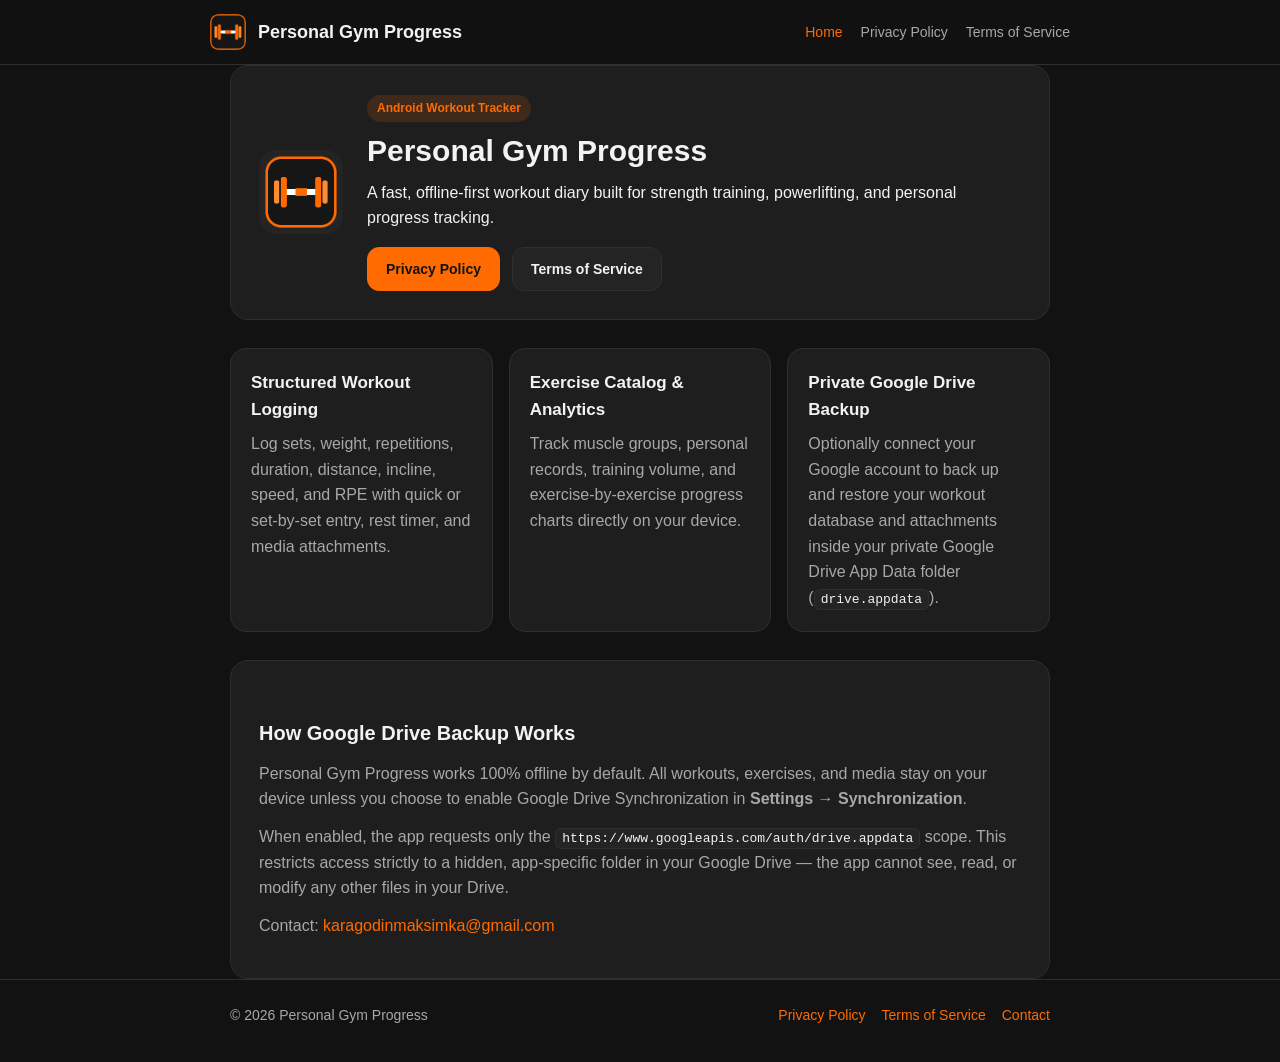
<file: index.html>
<!DOCTYPE html>
<html lang="en">
<head>
  <meta charset="UTF-8">
  <meta name="viewport" content="width=device-width, initial-scale=1.0">
  <title>Personal Gym Progress — Workout &amp; Strength Diary</title>
  <meta name="description" content="Personal Gym Progress is an offline-first workout and powerlifting tracking app for Android with optional private Google Drive AppData backup.">
  <link rel="icon" type="image/png" href="assets/logo.png">
  <link rel="stylesheet" href="styles.css">
</head>
<body>
  <header class="site-header">
    <div class="container header-inner">
      <a class="brand" href="index.html">
        <img src="assets/logo.png" alt="Personal Gym Progress logo">
        <span>Personal Gym Progress</span>
      </a>
      <nav class="nav" aria-label="Main navigation">
        <a class="active" href="index.html">Home</a>
        <a href="privacy.html">Privacy Policy</a>
        <a href="terms.html">Terms of Service</a>
      </nav>
    </div>
  </header>

  <main class="container">
    <section class="hero">
      <img src="assets/logo.png" alt="Personal Gym Progress icon">
      <div>
        <span class="badge">Android Workout Tracker</span>
        <h1>Personal Gym Progress</h1>
        <p class="lead">
          A fast, offline-first workout diary built for strength training, powerlifting, and personal progress tracking.
        </p>
        <div class="actions">
          <a class="btn btn-primary" href="privacy.html">Privacy Policy</a>
          <a class="btn" href="terms.html">Terms of Service</a>
        </div>
      </div>
    </section>

    <section class="grid" aria-label="Key features">
      <article class="card">
        <h3>Structured Workout Logging</h3>
        <p>
          Log sets, weight, repetitions, duration, distance, incline, speed, and RPE with quick or set-by-set entry, rest timer, and media attachments.
        </p>
      </article>
      <article class="card">
        <h3>Exercise Catalog &amp; Analytics</h3>
        <p>
          Track muscle groups, personal records, training volume, and exercise-by-exercise progress charts directly on your device.
        </p>
      </article>
      <article class="card">
        <h3>Private Google Drive Backup</h3>
        <p>
          Optionally connect your Google account to back up and restore your workout database and attachments inside your private Google Drive App Data folder (<code>drive.appdata</code>).
        </p>
      </article>
    </section>

    <section class="doc-card">
      <h2>How Google Drive Backup Works</h2>
      <p>
        Personal Gym Progress works 100% offline by default. All workouts, exercises, and media stay on your device unless you choose to enable Google Drive Synchronization in <strong>Settings → Synchronization</strong>.
      </p>
      <p>
        When enabled, the app requests only the <code>https://www.googleapis.com/auth/drive.appdata</code> scope. This restricts access strictly to a hidden, app-specific folder in your Google Drive — the app cannot see, read, or modify any other files in your Drive.
      </p>
      <p>
        Contact: <a href="mailto:karagodinmaksimka@gmail.com">karagodinmaksimka@gmail.com</a>
      </p>
    </section>
  </main>

  <footer class="site-footer">
    <div class="container footer-inner">
      <span>© 2026 Personal Gym Progress</span>
      <div class="footer-links">
        <a href="privacy.html">Privacy Policy</a>
        <a href="terms.html">Terms of Service</a>
        <a href="mailto:karagodinmaksimka@gmail.com">Contact</a>
      </div>
    </div>
  </footer>
</body>
</html>
</file>
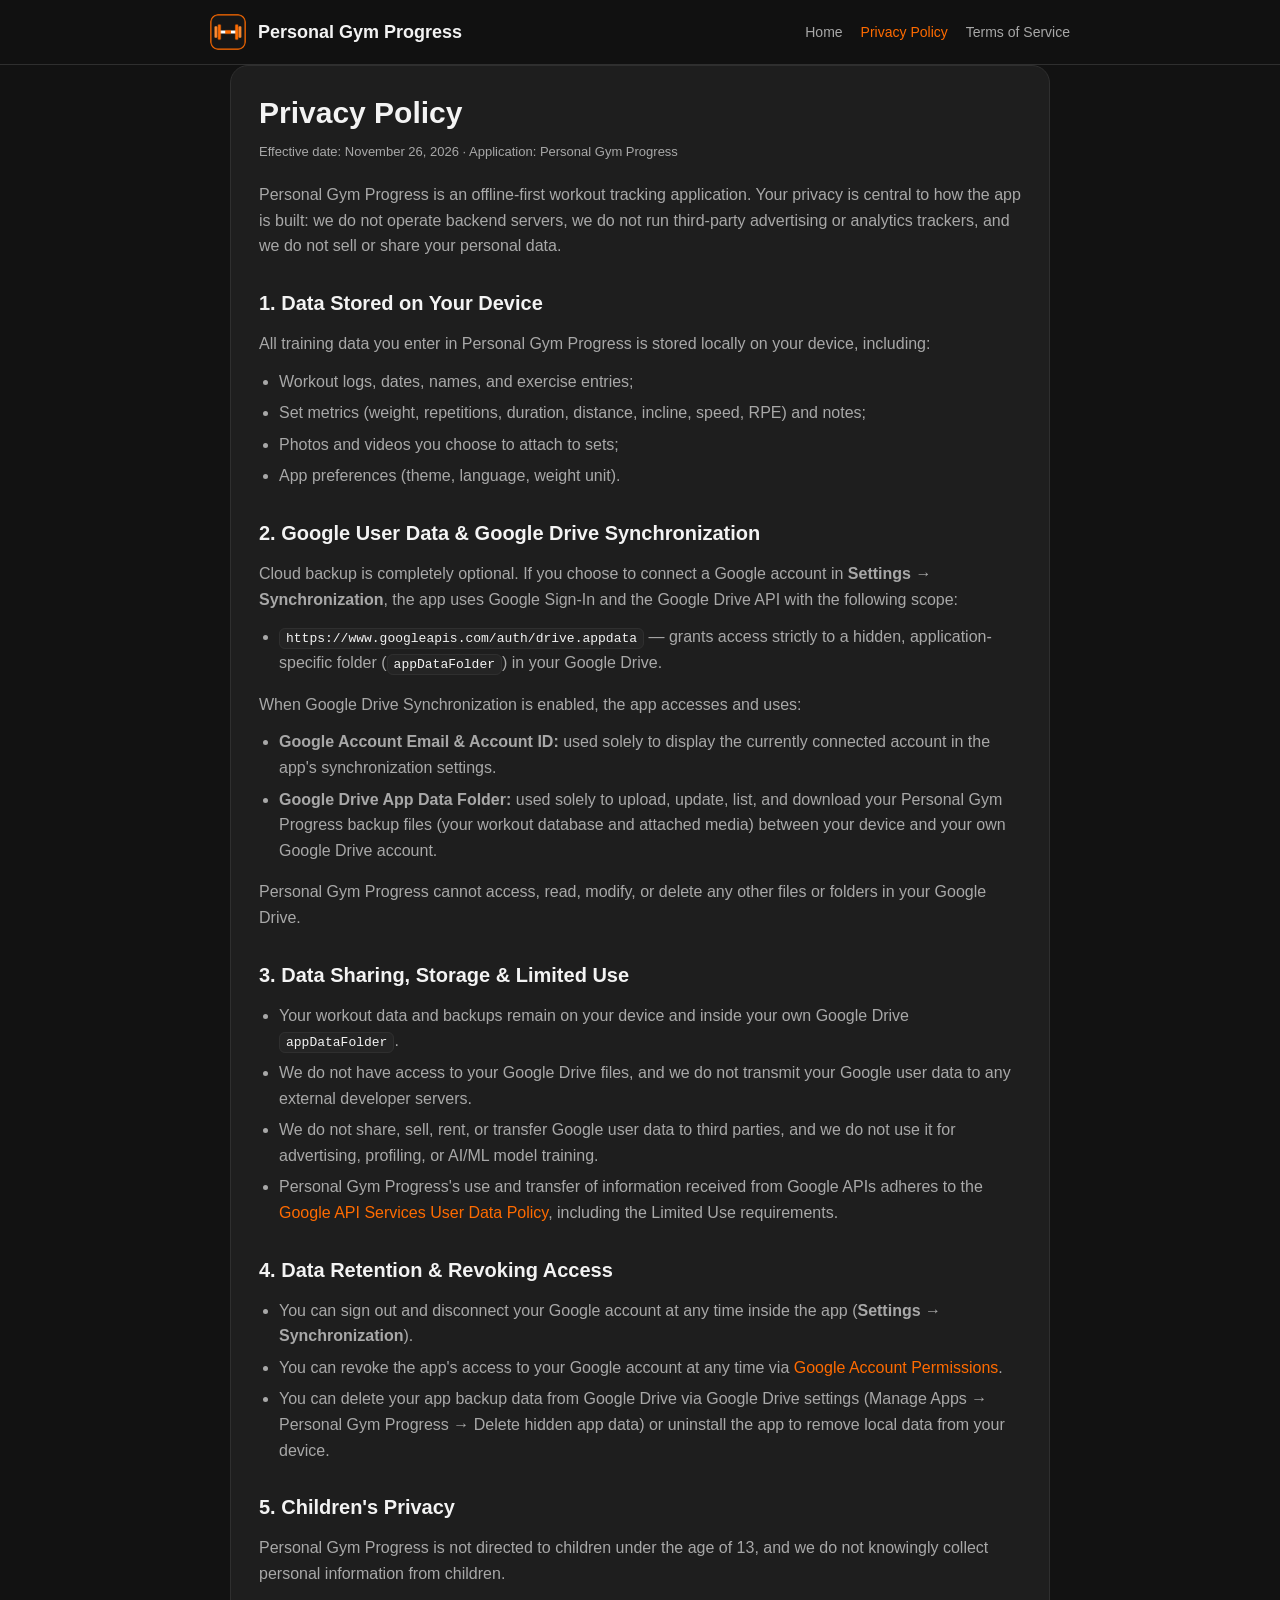
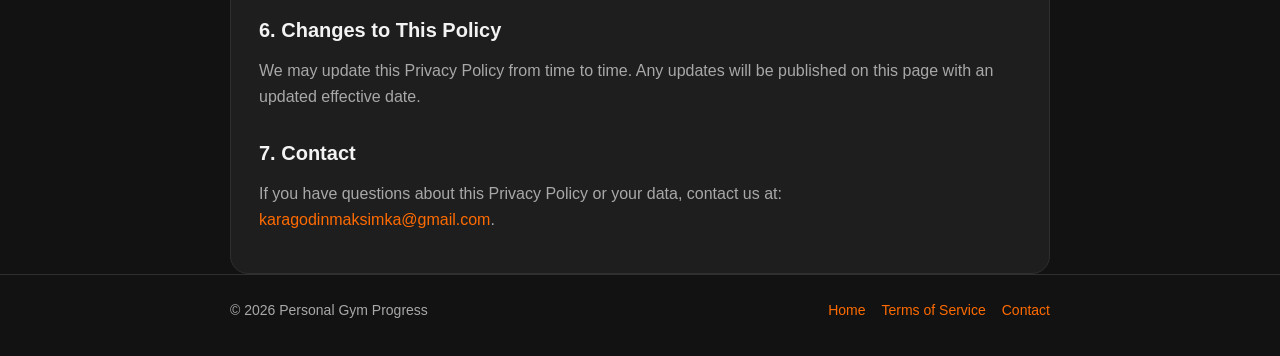
<file: privacy.html>
<!DOCTYPE html>
<html lang="en">
<head>
  <meta charset="UTF-8">
  <meta name="viewport" content="width=device-width, initial-scale=1.0">
  <title>Privacy Policy — Personal Gym Progress</title>
  <meta name="description" content="Privacy Policy for Personal Gym Progress, including Google Drive AppData synchronization details.">
  <link rel="icon" type="image/png" href="assets/logo.png">
  <link rel="stylesheet" href="styles.css">
</head>
<body>
  <header class="site-header">
    <div class="container header-inner">
      <a class="brand" href="index.html">
        <img src="assets/logo.png" alt="Personal Gym Progress logo">
        <span>Personal Gym Progress</span>
      </a>
      <nav class="nav" aria-label="Main navigation">
        <a href="index.html">Home</a>
        <a class="active" href="privacy.html">Privacy Policy</a>
        <a href="terms.html">Terms of Service</a>
      </nav>
    </div>
  </header>

  <main class="container">
    <article class="doc-card">
      <h1>Privacy Policy</h1>
      <p class="meta">Effective date: November 26, 2026 · Application: Personal Gym Progress</p>

      <p>
        Personal Gym Progress is an offline-first workout tracking application. Your privacy is central to how the app is built: we do not operate backend servers, we do not run third-party advertising or analytics trackers, and we do not sell or share your personal data.
      </p>

      <h2>1. Data Stored on Your Device</h2>
      <p>All training data you enter in Personal Gym Progress is stored locally on your device, including:</p>
      <ul>
        <li>Workout logs, dates, names, and exercise entries;</li>
        <li>Set metrics (weight, repetitions, duration, distance, incline, speed, RPE) and notes;</li>
        <li>Photos and videos you choose to attach to sets;</li>
        <li>App preferences (theme, language, weight unit).</li>
      </ul>

      <h2>2. Google User Data &amp; Google Drive Synchronization</h2>
      <p>
        Cloud backup is completely optional. If you choose to connect a Google account in <strong>Settings → Synchronization</strong>, the app uses Google Sign-In and the Google Drive API with the following scope:
      </p>
      <ul>
        <li><code>https://www.googleapis.com/auth/drive.appdata</code> — grants access strictly to a hidden, application-specific folder (<code>appDataFolder</code>) in your Google Drive.</li>
      </ul>
      <p>When Google Drive Synchronization is enabled, the app accesses and uses:</p>
      <ul>
        <li><strong>Google Account Email &amp; Account ID:</strong> used solely to display the currently connected account in the app's synchronization settings.</li>
        <li><strong>Google Drive App Data Folder:</strong> used solely to upload, update, list, and download your Personal Gym Progress backup files (your workout database and attached media) between your device and your own Google Drive account.</li>
      </ul>
      <p>
        Personal Gym Progress cannot access, read, modify, or delete any other files or folders in your Google Drive.
      </p>

      <h2>3. Data Sharing, Storage &amp; Limited Use</h2>
      <ul>
        <li>Your workout data and backups remain on your device and inside your own Google Drive <code>appDataFolder</code>.</li>
        <li>We do not have access to your Google Drive files, and we do not transmit your Google user data to any external developer servers.</li>
        <li>We do not share, sell, rent, or transfer Google user data to third parties, and we do not use it for advertising, profiling, or AI/ML model training.</li>
        <li>Personal Gym Progress's use and transfer of information received from Google APIs adheres to the <a href="https://developers.google.com/terms/api-services-user-data-policy" target="_blank" rel="noopener noreferrer">Google API Services User Data Policy</a>, including the Limited Use requirements.</li>
      </ul>

      <h2>4. Data Retention &amp; Revoking Access</h2>
      <ul>
        <li>You can sign out and disconnect your Google account at any time inside the app (<strong>Settings → Synchronization</strong>).</li>
        <li>You can revoke the app's access to your Google account at any time via <a href="https://myaccount.google.com/permissions" target="_blank" rel="noopener noreferrer">Google Account Permissions</a>.</li>
        <li>You can delete your app backup data from Google Drive via Google Drive settings (Manage Apps → Personal Gym Progress → Delete hidden app data) or uninstall the app to remove local data from your device.</li>
      </ul>

      <h2>5. Children's Privacy</h2>
      <p>
        Personal Gym Progress is not directed to children under the age of 13, and we do not knowingly collect personal information from children.
      </p>

      <h2>6. Changes to This Policy</h2>
      <p>
        We may update this Privacy Policy from time to time. Any updates will be published on this page with an updated effective date.
      </p>

      <h2>7. Contact</h2>
      <p>
        If you have questions about this Privacy Policy or your data, contact us at:
        <a href="mailto:karagodinmaksimka@gmail.com">karagodinmaksimka@gmail.com</a>.
      </p>
    </article>
  </main>

  <footer class="site-footer">
    <div class="container footer-inner">
      <span>© 2026 Personal Gym Progress</span>
      <div class="footer-links">
        <a href="index.html">Home</a>
        <a href="terms.html">Terms of Service</a>
        <a href="mailto:karagodinmaksimka@gmail.com">Contact</a>
      </div>
    </div>
  </footer>
</body>
</html>
</file>
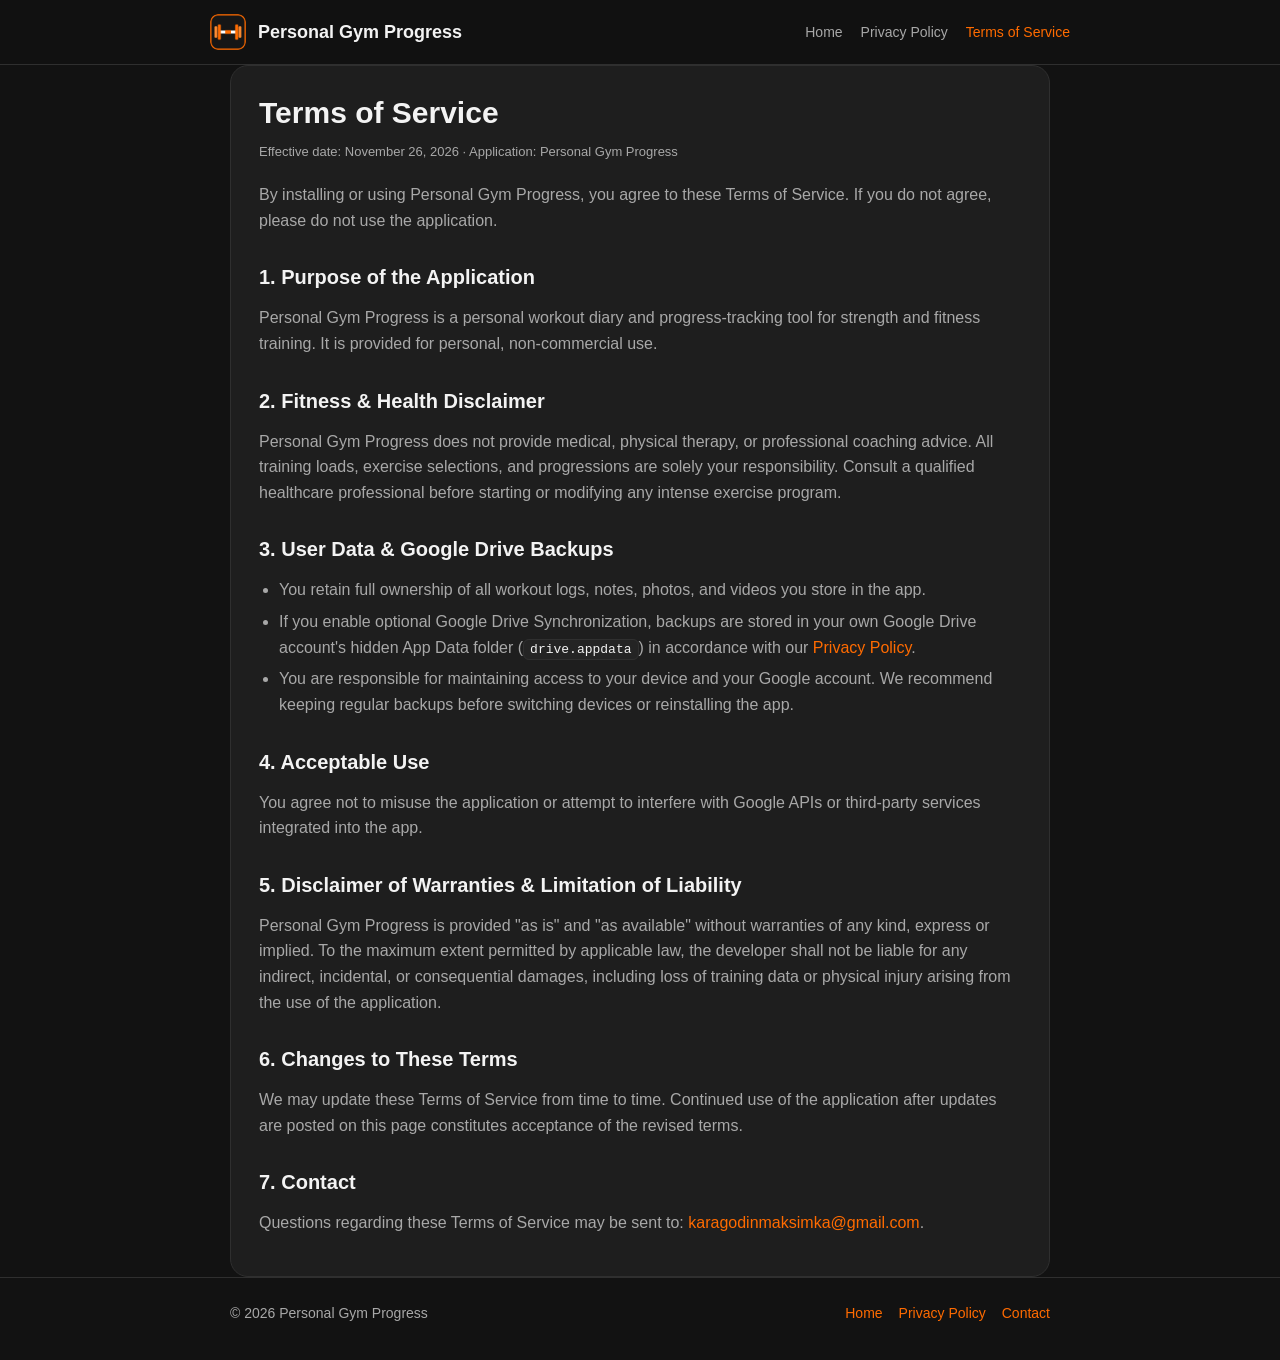
<file: terms.html>
<!DOCTYPE html>
<html lang="en">
<head>
  <meta charset="UTF-8">
  <meta name="viewport" content="width=device-width, initial-scale=1.0">
  <title>Terms of Service — Personal Gym Progress</title>
  <meta name="description" content="Terms of Service for Personal Gym Progress.">
  <link rel="icon" type="image/png" href="assets/logo.png">
  <link rel="stylesheet" href="styles.css">
</head>
<body>
  <header class="site-header">
    <div class="container header-inner">
      <a class="brand" href="index.html">
        <img src="assets/logo.png" alt="Personal Gym Progress logo">
        <span>Personal Gym Progress</span>
      </a>
      <nav class="nav" aria-label="Main navigation">
        <a href="index.html">Home</a>
        <a href="privacy.html">Privacy Policy</a>
        <a class="active" href="terms.html">Terms of Service</a>
      </nav>
    </div>
  </header>

  <main class="container">
    <article class="doc-card">
      <h1>Terms of Service</h1>
      <p class="meta">Effective date: November 26, 2026 · Application: Personal Gym Progress</p>

      <p>
        By installing or using Personal Gym Progress, you agree to these Terms of Service. If you do not agree, please do not use the application.
      </p>

      <h2>1. Purpose of the Application</h2>
      <p>
        Personal Gym Progress is a personal workout diary and progress-tracking tool for strength and fitness training. It is provided for personal, non-commercial use.
      </p>

      <h2>2. Fitness &amp; Health Disclaimer</h2>
      <p>
        Personal Gym Progress does not provide medical, physical therapy, or professional coaching advice. All training loads, exercise selections, and progressions are solely your responsibility. Consult a qualified healthcare professional before starting or modifying any intense exercise program.
      </p>

      <h2>3. User Data &amp; Google Drive Backups</h2>
      <ul>
        <li>You retain full ownership of all workout logs, notes, photos, and videos you store in the app.</li>
        <li>If you enable optional Google Drive Synchronization, backups are stored in your own Google Drive account's hidden App Data folder (<code>drive.appdata</code>) in accordance with our <a href="privacy.html">Privacy Policy</a>.</li>
        <li>You are responsible for maintaining access to your device and your Google account. We recommend keeping regular backups before switching devices or reinstalling the app.</li>
      </ul>

      <h2>4. Acceptable Use</h2>
      <p>
        You agree not to misuse the application or attempt to interfere with Google APIs or third-party services integrated into the app.
      </p>

      <h2>5. Disclaimer of Warranties &amp; Limitation of Liability</h2>
      <p>
        Personal Gym Progress is provided "as is" and "as available" without warranties of any kind, express or implied. To the maximum extent permitted by applicable law, the developer shall not be liable for any indirect, incidental, or consequential damages, including loss of training data or physical injury arising from the use of the application.
      </p>

      <h2>6. Changes to These Terms</h2>
      <p>
        We may update these Terms of Service from time to time. Continued use of the application after updates are posted on this page constitutes acceptance of the revised terms.
      </p>

      <h2>7. Contact</h2>
      <p>
        Questions regarding these Terms of Service may be sent to:
        <a href="mailto:karagodinmaksimka@gmail.com">karagodinmaksimka@gmail.com</a>.
      </p>
    </article>
  </main>

  <footer class="site-footer">
    <div class="container footer-inner">
      <span>© 2026 Personal Gym Progress</span>
      <div class="footer-links">
        <a href="index.html">Home</a>
        <a href="privacy.html">Privacy Policy</a>
        <a href="mailto:karagodinmaksimka@gmail.com">Contact</a>
      </div>
    </div>
  </footer>
</body>
</html>
</file>
<file: styles.css>
:root {
  --bg: #121212;
  --surface: #1e1e1e;
  --surface-elevated: #242424;
  --border: #2f2f2f;
  --text: #f3f3f3;
  --text-secondary: #a8a8a8;
  --primary: #ff6b00;
  --primary-soft: rgba(255, 107, 0, 0.14);
}

* {
  box-sizing: border-box;
}

html,
body {
  margin: 0;
  padding: 0;
  background-color: var(--bg);
  color: var(--text);
  font-family: -apple-system, BlinkMacSystemFont, "Segoe UI", Roboto, Inter, sans-serif;
  line-height: 1.6;
  overflow-x: clip;
}

a {
  color: var(--primary);
  text-decoration: none;
  overflow-wrap: anywhere;
}

a:hover {
  text-decoration: underline;
}

.container {
  max-width: 860px;
  margin: 0 auto;
  padding: 0 20px;
}

.site-header {
  border-bottom: 1px solid var(--border);
  background-color: rgba(18, 18, 18, 0.92);
  position: sticky;
  top: 0;
  backdrop-filter: blur(8px);
}

.header-inner {
  display: flex;
  align-items: center;
  justify-content: space-between;
  gap: 16px;
  min-height: 64px;
  flex-wrap: wrap;
  padding: 10px 0;
}

.brand {
  display: inline-flex;
  align-items: center;
  gap: 12px;
  color: var(--text);
  font-weight: 700;
  font-size: 18px;
}

.brand:hover {
  text-decoration: none;
}

.brand img {
  width: 36px;
  height: 36px;
  border-radius: 8px;
  object-fit: contain;
}

.nav {
  display: flex;
  align-items: center;
  gap: 18px;
  flex-wrap: wrap;
}

.nav a {
  color: var(--text-secondary);
  font-size: 14px;
  font-weight: 500;
}

.nav a:hover,
.nav a.active {
  color: var(--primary);
}

main {
  padding: 40px 0 64px;
}

.hero {
  display: flex;
  align-items: center;
  gap: 24px;
  padding: 28px;
  background: var(--surface);
  border: 1px solid var(--border);
  border-radius: 18px;
  margin-bottom: 28px;
}

.hero img {
  width: 84px;
  height: 84px;
  border-radius: 18px;
  flex-shrink: 0;
  background: var(--surface-elevated);
  padding: 6px;
}

.badge {
  display: inline-block;
  font-size: 12px;
  font-weight: 600;
  color: var(--primary);
  background: var(--primary-soft);
  padding: 4px 10px;
  border-radius: 999px;
  margin-bottom: 10px;
}

h1 {
  margin: 0 0 10px;
  font-size: 30px;
  line-height: 1.25;
}

h2 {
  margin: 28px 0 12px;
  font-size: 20px;
}

p {
  margin: 0 0 12px;
  color: var(--text-secondary);
}

.lead {
  font-size: 16px;
  color: var(--text);
  margin-bottom: 16px;
}

.actions {
  display: flex;
  gap: 12px;
  flex-wrap: wrap;
}

.btn {
  display: inline-flex;
  align-items: center;
  justify-content: center;
  min-height: 44px;
  padding: 0 18px;
  border-radius: 12px;
  font-weight: 600;
  font-size: 14px;
  border: 1px solid var(--border);
  background: var(--surface-elevated);
  color: var(--text);
}

.btn-primary {
  background: var(--primary);
  border-color: var(--primary);
  color: #121212;
}

.btn:hover {
  text-decoration: none;
  opacity: 0.92;
}

.grid {
  display: grid;
  grid-template-columns: repeat(auto-fit, minmax(240px, 1fr));
  gap: 16px;
  margin-bottom: 28px;
}

.card {
  background: var(--surface);
  border: 1px solid var(--border);
  border-radius: 16px;
  padding: 20px;
}

.card h3 {
  margin: 0 0 8px;
  font-size: 17px;
  color: var(--text);
}

.card p:last-child {
  margin-bottom: 0;
}

.doc-card {
  background: var(--surface);
  border: 1px solid var(--border);
  border-radius: 18px;
  padding: 28px;
}

.doc-card ul {
  margin: 8px 0 16px;
  padding-left: 20px;
  color: var(--text-secondary);
}

.doc-card li {
  margin-bottom: 6px;
}

.meta {
  font-size: 13px;
  color: var(--text-secondary);
  margin-bottom: 20px;
}

code {
  background: var(--surface-elevated);
  border: 1px solid var(--border);
  border-radius: 6px;
  padding: 2px 6px;
  font-size: 13px;
  color: var(--text);
  overflow-wrap: anywhere;
  word-break: break-word;
}

.site-footer {
  border-top: 1px solid var(--border);
  padding: 24px 0 36px;
  font-size: 14px;
  color: var(--text-secondary);
}

.footer-inner {
  display: flex;
  justify-content: space-between;
  align-items: center;
  gap: 16px;
  flex-wrap: wrap;
}

.footer-links {
  display: flex;
  gap: 16px;
  flex-wrap: wrap;
}

@media (max-width: 600px) {
  .container {
    padding: 0 14px;
  }

  .header-inner {
    padding: 8px 0;
    gap: 10px;
  }

  .nav {
    gap: 14px;
  }

  main {
    padding: 20px 0 40px;
  }

  .hero {
    flex-direction: column;
    align-items: flex-start;
    padding: 18px;
    gap: 16px;
    margin-bottom: 18px;
  }

  h1 {
    font-size: 24px;
  }

  .card,
  .doc-card {
    padding: 18px;
  }
}
</file>
